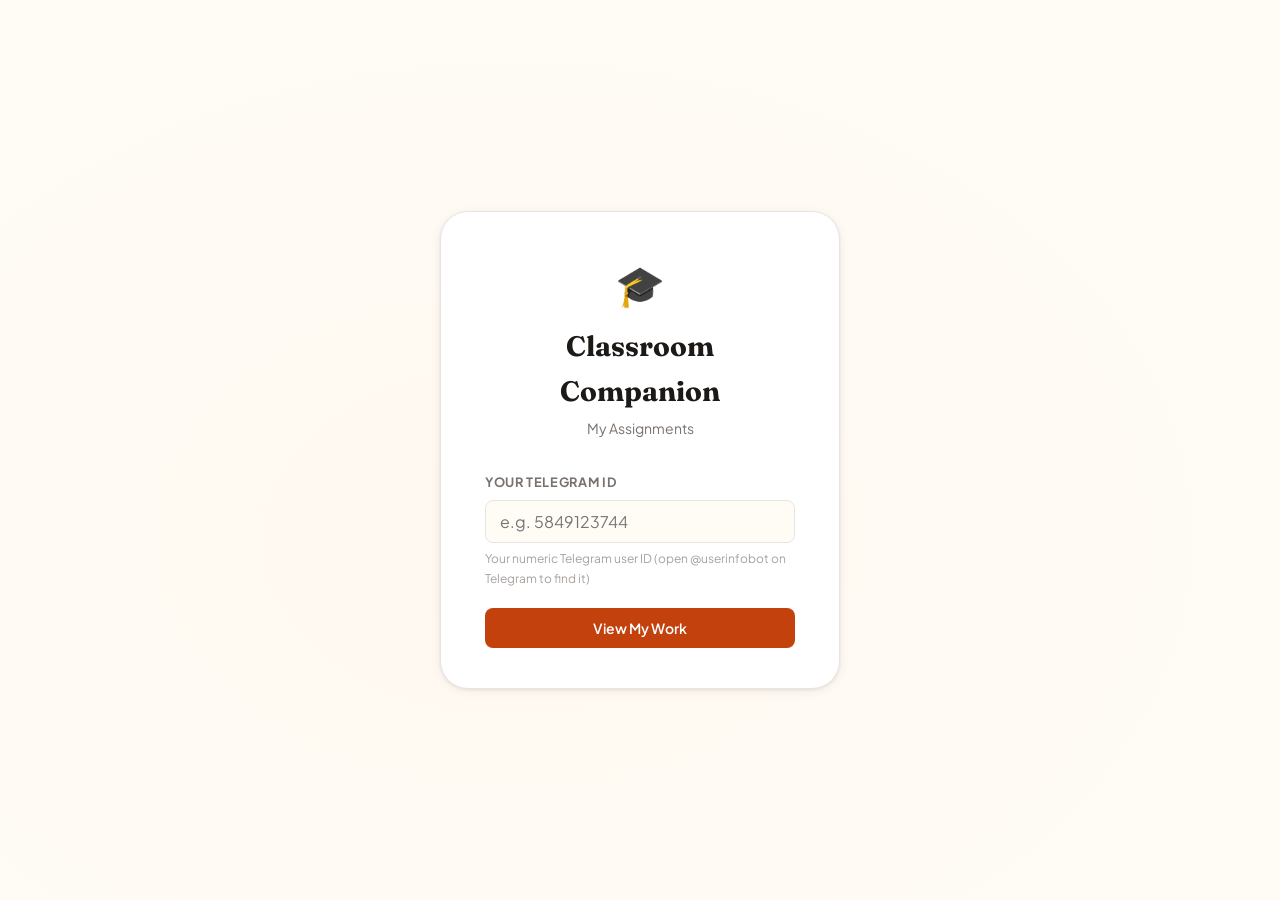
<file: static/student/index.html>
<!DOCTYPE html>
<html lang="en">
<head>
  <meta charset="UTF-8" />
  <meta name="viewport" content="width=device-width, initial-scale=1.0" />
  <title>Classroom Companion — My Assignments</title>
  <link rel="preconnect" href="https://fonts.googleapis.com" />
  <link rel="preconnect" href="https://fonts.gstatic.com" crossorigin />
  <link href="https://fonts.googleapis.com/css2?family=Fraunces:ital,wght@0,300;0,600;0,700;1,300&family=Plus+Jakarta+Sans:wght@400;500;600;700&display=swap" rel="stylesheet" />
  <link rel="stylesheet" href="/static/student/style.css" />
</head>
<body>

  <!-- ═══ CONFETTI CANVAS (hidden, activated on completion) ════════════════ -->
  <canvas id="confetti-canvas" aria-hidden="true"></canvas>

  <!-- ═══ LOGIN SCREEN ════════════════════════════════════════════════════════ -->
  <div id="login-screen" class="screen">
    <div class="login-card">
      <div class="login-logo">
        <span class="logo-icon">🎓</span>
        <h1 class="logo-text">Classroom Companion</h1>
        <p class="logo-sub">My Assignments</p>
      </div>
      <form id="login-form">
        <label for="student-id">Your Telegram ID</label>
        <input
          id="student-id"
          type="number"
          placeholder="e.g. 5849123744"
          min="1"
          required
          autocomplete="off"
        />
        <p class="hint">Your numeric Telegram user ID (open @userinfobot on Telegram to find it)</p>
        <button type="submit" class="btn btn-primary btn-full">View My Work</button>
        <p id="login-error" class="error-msg hidden"></p>
      </form>
    </div>
  </div>

  <!-- ═══ MAIN DASHBOARD ══════════════════════════════════════════════════════ -->
  <div id="dashboard-screen" class="screen hidden">

    <!-- Topbar -->
    <header class="topbar">
      <div class="topbar-left">
        <span class="logo-icon-sm">🎓</span>
        <span class="topbar-title">Classroom Companion</span>
      </div>
      <div class="topbar-right">
        <span id="student-name-display" class="student-badge"></span>
        <button id="logout-btn" class="btn btn-ghost btn-sm">Logout</button>
      </div>
    </header>

    <!-- Progress summary strip -->
    <section class="summary-strip">
      <div class="strip-item" id="strip-total">
        <span class="strip-value" id="strip-total-val">—</span>
        <span class="strip-label">Total</span>
      </div>
      <div class="strip-item" id="strip-pending">
        <span class="strip-value" id="strip-pending-val">—</span>
        <span class="strip-label">Pending</span>
      </div>
      <div class="strip-item" id="strip-progress">
        <span class="strip-value" id="strip-progress-val">—</span>
        <span class="strip-label">In Progress</span>
      </div>
      <div class="strip-item" id="strip-submitted">
        <span class="strip-value" id="strip-submitted-val">—</span>
        <span class="strip-label">Submitted</span>
      </div>
      <div class="strip-item" id="strip-reviewed">
        <span class="strip-value" id="strip-reviewed-val">—</span>
        <span class="strip-label">Reviewed</span>
      </div>
    </section>

    <!-- Filter tabs -->
    <nav class="filter-tabs" role="tablist" aria-label="Filter assignments">
      <button class="tab active" data-filter="all"        role="tab">All</button>
      <button class="tab"        data-filter="pending"    role="tab">Pending</button>
      <button class="tab"        data-filter="in_progress" role="tab">In Progress</button>
      <button class="tab"        data-filter="submitted"  role="tab">Submitted</button>
      <button class="tab"        data-filter="reviewed"   role="tab">Reviewed</button>
    </nav>

    <!-- Assignment cards grid -->
    <main id="cards-grid" class="cards-grid" aria-label="Assignment cards">
      <div class="loading-state">Loading your assignments…</div>
    </main>
  </div>

  <!-- ═══ DETAIL MODAL ════════════════════════════════════════════════════════ -->
  <div id="modal-overlay" class="modal-overlay hidden" role="dialog" aria-modal="true" aria-labelledby="modal-title">
    <div class="modal-card">
      <div class="modal-header">
        <div>
          <h2 id="modal-title">Assignment</h2>
          <p id="modal-teacher" class="modal-meta"></p>
        </div>
        <button id="modal-close" class="modal-close" aria-label="Close">✕</button>
      </div>
      <div class="modal-body" id="modal-body">
        <!-- Populated by JS -->
      </div>
    </div>
  </div>

  <script src="/static/student/app.js"></script>
</body>
</html>
</file>
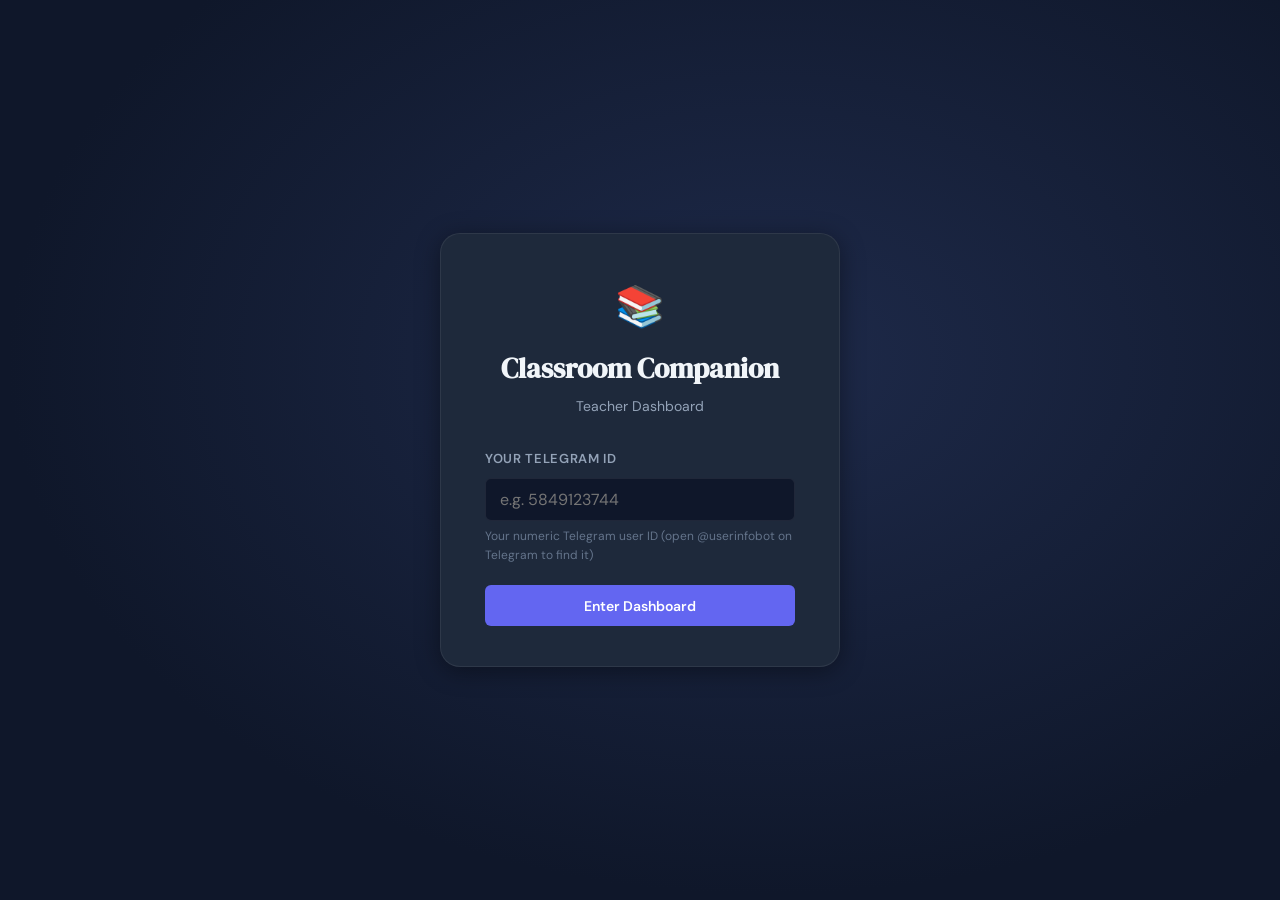
<file: static/teacher/index.html>
<!DOCTYPE html>
<html lang="en">
<head>
  <meta charset="UTF-8" />
  <meta name="viewport" content="width=device-width, initial-scale=1.0" />
  <title>Classroom Companion — Teacher Dashboard</title>
  <link rel="preconnect" href="https://fonts.googleapis.com" />
  <link rel="preconnect" href="https://fonts.gstatic.com" crossorigin />
  <link href="https://fonts.googleapis.com/css2?family=DM+Serif+Display:ital@0;1&family=DM+Sans:wght@300;400;500;600;700&display=swap" rel="stylesheet" />
  <link rel="stylesheet" href="/static/teacher/style.css" />
</head>
<body>
  <!-- ═══ LOGIN SCREEN ════════════════════════════════════════════════════════ -->
  <div id="login-screen" class="screen">
    <div class="login-card">
      <div class="login-logo">
        <span class="logo-icon">📚</span>
        <h1 class="logo-text">Classroom Companion</h1>
        <p class="logo-sub">Teacher Dashboard</p>
      </div>
      <form id="login-form">
        <label for="teacher-id">Your Telegram ID</label>
        <input
          id="teacher-id"
          type="number"
          placeholder="e.g. 5849123744"
          min="1"
          required
          autocomplete="off"
        />
        <p class="hint">Your numeric Telegram user ID (open @userinfobot on Telegram to find it)</p>
        <button type="submit" class="btn btn-primary btn-full">Enter Dashboard</button>
        <p id="login-error" class="error-msg hidden"></p>
      </form>
    </div>
  </div>

  <!-- ═══ MAIN DASHBOARD ══════════════════════════════════════════════════════ -->
  <div id="dashboard-screen" class="screen hidden">

    <!-- Topbar -->
    <header class="topbar">
      <div class="topbar-left">
        <span class="logo-icon-sm">📚</span>
        <span class="topbar-title">Classroom Companion</span>
      </div>
      <div class="topbar-right">
        <span id="teacher-name-display" class="teacher-badge"></span>
        <span id="refresh-indicator" class="refresh-badge" title="Auto-refreshes every 30s">↻ live</span>
        <button id="logout-btn" class="btn btn-ghost">Logout</button>
      </div>
    </header>

    <!-- Stats bar -->
    <section class="stats-bar">
      <div class="stat-card" id="stat-students">
        <span class="stat-value" id="stat-students-val">—</span>
        <span class="stat-label">Students</span>
      </div>
      <div class="stat-card" id="stat-pending">
        <span class="stat-value" id="stat-pending-val">—</span>
        <span class="stat-label">Pending</span>
      </div>
      <div class="stat-card" id="stat-progress">
        <span class="stat-value" id="stat-progress-val">—</span>
        <span class="stat-label">In Progress</span>
      </div>
      <div class="stat-card" id="stat-submitted">
        <span class="stat-value" id="stat-submitted-val">—</span>
        <span class="stat-label">Submitted</span>
      </div>
      <div class="stat-card" id="stat-reviewed">
        <span class="stat-value" id="stat-reviewed-val">—</span>
        <span class="stat-label">Reviewed</span>
      </div>
    </section>

    <!-- Controls -->
    <section class="controls-bar">
      <div class="controls-left">
        <label for="filter-status" class="sr-only">Filter by status</label>
        <select id="filter-status" class="select-input">
          <option value="">All Statuses</option>
          <option value="pending">Pending</option>
          <option value="in_progress">In Progress</option>
          <option value="submitted">Submitted</option>
          <option value="reviewed">Reviewed</option>
        </select>
        <label for="filter-student" class="sr-only">Filter by student</label>
        <select id="filter-student" class="select-input">
          <option value="">All Students</option>
        </select>
      </div>
      <div class="controls-right">
        <button id="digest-btn" class="btn btn-accent">📊 AI Class Digest</button>
      </div>
    </section>

    <!-- Assignment table -->
    <section class="table-section">
      <div class="table-wrapper">
        <table id="assignment-table">
          <thead>
            <tr>
              <th>Student</th>
              <th>Assignment</th>
              <th>Due Date</th>
              <th>Status</th>
              <th>Days Left</th>
              <th>Actions</th>
            </tr>
          </thead>
          <tbody id="assignment-tbody">
            <tr><td colspan="6" class="loading-row">Loading assignments…</td></tr>
          </tbody>
        </table>
      </div>
    </section>
  </div>

  <!-- ═══ AI SUMMARY MODAL ════════════════════════════════════════════════════ -->
  <div id="modal-overlay" class="modal-overlay hidden" role="dialog" aria-modal="true" aria-labelledby="modal-title">
    <div class="modal-card">
      <div class="modal-header">
        <h2 id="modal-title">AI Summary</h2>
        <button id="modal-close" class="modal-close" aria-label="Close">✕</button>
      </div>
      <div id="modal-body" class="modal-body">
        <div class="spinner"></div>
      </div>
    </div>
  </div>

  <script src="/static/teacher/app.js"></script>
</body>
</html>
</file>
<file: static/student/style.css>
/* ── Design tokens ────────────────────────────────────────────────────────── */
:root {
  --bg-base:        #FFFBF5;
  --bg-surface:     #FFFFFF;
  --bg-elevated:    #F7F3EE;
  --bg-modal:       #FFFFFF;

  --accent:         #C2410C;   /* warm orange-red */
  --accent-hover:   #9A3412;
  --accent-light:   #FEF3C7;
  --accent-muted:   rgba(194,65,12,0.08);

  --success:        #16A34A;
  --success-bg:     #F0FDF4;
  --warning:        #D97706;
  --warning-bg:     #FFFBEB;
  --danger:         #DC2626;
  --danger-bg:      #FEF2F2;
  --info:           #0369A1;
  --info-bg:        #F0F9FF;

  --text-primary:   #1C1917;
  --text-secondary: #78716C;
  --text-muted:     #A8A29E;

  --border:         #E7E5E4;
  --border-focus:   rgba(194,65,12,0.4);

  --radius-sm:      8px;
  --radius-md:      14px;
  --radius-lg:      22px;
  --radius-xl:      28px;

  --shadow-card:    0 2px 12px rgba(28,25,23,0.06), 0 1px 3px rgba(28,25,23,0.08);
  --shadow-hover:   0 8px 28px rgba(28,25,23,0.12);
  --shadow-modal:   0 24px 80px rgba(28,25,23,0.22);

  --font-display:   'Fraunces', Georgia, serif;
  --font-body:      'Plus Jakarta Sans', system-ui, sans-serif;

  --transition:     0.2s ease;
}

/* ── Reset & base ─────────────────────────────────────────────────────────── */
*, *::before, *::after { box-sizing: border-box; margin: 0; padding: 0; }
html { font-size: 16px; scroll-behavior: smooth; }

body {
  background-color: var(--bg-base);
  color: var(--text-primary);
  font-family: var(--font-body);
  font-weight: 400;
  line-height: 1.6;
  min-height: 100vh;
}

.screen { min-height: 100vh; }
.hidden { display: none !important; }

/* ── Confetti canvas ──────────────────────────────────────────────────────── */
#confetti-canvas {
  position: fixed;
  inset: 0;
  pointer-events: none;
  z-index: 2000;
  opacity: 0;
  transition: opacity 0.3s;
}
#confetti-canvas.active { opacity: 1; }

/* ── Login ────────────────────────────────────────────────────────────────── */
#login-screen {
  display: flex;
  align-items: center;
  justify-content: center;
  background: radial-gradient(ellipse at 40% 60%, #fff8f0 0%, var(--bg-base) 65%);
  padding: 1.5rem;
}

.login-card {
  background: var(--bg-surface);
  border: 1px solid var(--border);
  border-radius: var(--radius-xl);
  padding: 2.5rem 2.75rem;
  width: 100%;
  max-width: 400px;
  box-shadow: var(--shadow-card);
}

.login-logo { text-align: center; margin-bottom: 2rem; }
.logo-icon { font-size: 2.5rem; display: block; margin-bottom: 0.5rem; }
.logo-text {
  font-family: var(--font-display);
  font-size: 1.75rem;
  font-weight: 700;
  color: var(--text-primary);
}
.logo-sub { font-size: 0.875rem; color: var(--text-secondary); margin-top: 0.25rem; }

.login-card label {
  display: block;
  font-size: 0.8rem;
  font-weight: 700;
  letter-spacing: 0.05em;
  text-transform: uppercase;
  color: var(--text-secondary);
  margin-bottom: 0.5rem;
}

.login-card input[type="number"] {
  width: 100%;
  background: var(--bg-base);
  border: 1.5px solid var(--border);
  border-radius: var(--radius-sm);
  color: var(--text-primary);
  font-family: var(--font-body);
  font-size: 1rem;
  padding: 0.625rem 0.875rem;
  outline: none;
  transition: border-color var(--transition), box-shadow var(--transition);
  margin-bottom: 0.375rem;
}
.login-card input[type="number"]:focus {
  border-color: var(--border-focus);
  box-shadow: 0 0 0 3px rgba(194,65,12,0.1);
}

.hint { font-size: 0.75rem; color: var(--text-muted); margin-bottom: 1.25rem; }
.error-msg { margin-top: 0.75rem; font-size: 0.8125rem; color: var(--danger); text-align: center; }

/* ── Buttons ──────────────────────────────────────────────────────────────── */
.btn {
  display: inline-flex; align-items: center; gap: 0.4rem;
  border: none; border-radius: var(--radius-sm); cursor: pointer;
  font-family: var(--font-body); font-size: 0.875rem; font-weight: 600;
  padding: 0.5rem 1.125rem;
  transition: background var(--transition), transform 0.1s, box-shadow var(--transition);
  white-space: nowrap;
}
.btn:active { transform: scale(0.97); }

.btn-primary { background: var(--accent); color: #fff; }
.btn-primary:hover { background: var(--accent-hover); box-shadow: 0 4px 14px rgba(194,65,12,0.3); }
.btn-full { width: 100%; justify-content: center; padding-top: 0.7rem; padding-bottom: 0.7rem; }

.btn-ghost {
  background: transparent; color: var(--text-secondary);
  border: 1.5px solid var(--border);
}
.btn-ghost:hover { background: var(--bg-elevated); color: var(--text-primary); }

.btn-sm { font-size: 0.75rem; padding: 0.3rem 0.75rem; }

/* ── Topbar ───────────────────────────────────────────────────────────────── */
.topbar {
  position: sticky; top: 0; z-index: 100;
  display: flex; align-items: center; justify-content: space-between;
  padding: 0 1.5rem; height: 56px;
  background: rgba(255,251,245,0.92);
  border-bottom: 1px solid var(--border);
  backdrop-filter: blur(12px);
}
.topbar-left { display: flex; align-items: center; gap: 0.6rem; }
.logo-icon-sm { font-size: 1.25rem; }
.topbar-title {
  font-family: var(--font-display);
  font-size: 1.1rem;
  font-weight: 600;
  letter-spacing: -0.01em;
}
.topbar-right { display: flex; align-items: center; gap: 0.75rem; }
.student-badge {
  background: var(--accent-muted);
  color: var(--accent);
  border-radius: 999px;
  font-size: 0.75rem;
  font-weight: 700;
  padding: 0.2rem 0.75rem;
}

/* ── Summary strip ────────────────────────────────────────────────────────── */
.summary-strip {
  display: flex; gap: 0.75rem;
  padding: 1.25rem 1.5rem;
  overflow-x: auto;
}
.strip-item {
  flex: 1; min-width: 80px;
  background: var(--bg-surface);
  border: 1px solid var(--border);
  border-radius: var(--radius-md);
  padding: 0.875rem 1rem;
  display: flex; flex-direction: column; align-items: center; gap: 0.15rem;
  box-shadow: var(--shadow-card);
  transition: box-shadow var(--transition);
}
.strip-item:hover { box-shadow: var(--shadow-hover); }
.strip-value {
  font-family: var(--font-display);
  font-size: 1.75rem;
  font-weight: 700;
  line-height: 1;
  color: var(--text-primary);
}
.strip-label {
  font-size: 0.7rem;
  font-weight: 600;
  text-transform: uppercase;
  letter-spacing: 0.05em;
  color: var(--text-secondary);
}

/* ── Filter tabs ──────────────────────────────────────────────────────────── */
.filter-tabs {
  display: flex; gap: 0.375rem;
  padding: 0 1.5rem 1rem;
  overflow-x: auto;
}
.tab {
  background: transparent;
  border: 1.5px solid var(--border);
  border-radius: 999px;
  color: var(--text-secondary);
  cursor: pointer;
  font-family: var(--font-body);
  font-size: 0.8125rem;
  font-weight: 600;
  padding: 0.35rem 1rem;
  transition: all var(--transition);
  white-space: nowrap;
}
.tab:hover { border-color: var(--accent); color: var(--accent); }
.tab.active {
  background: var(--accent);
  border-color: var(--accent);
  color: #fff;
}

/* ── Cards grid ───────────────────────────────────────────────────────────── */
.cards-grid {
  display: grid;
  grid-template-columns: repeat(auto-fill, minmax(300px, 1fr));
  gap: 1.25rem;
  padding: 0 1.5rem 3rem;
}

.loading-state {
  grid-column: 1 / -1;
  text-align: center;
  color: var(--text-muted);
  padding: 3rem 1rem;
  font-size: 0.9375rem;
}

/* ── Assignment card ──────────────────────────────────────────────────────── */
.assignment-card {
  background: var(--bg-surface);
  border: 1px solid var(--border);
  border-radius: var(--radius-lg);
  padding: 1.375rem 1.5rem;
  cursor: pointer;
  box-shadow: var(--shadow-card);
  transition: box-shadow var(--transition), transform var(--transition), border-color var(--transition);
  display: flex;
  flex-direction: column;
  gap: 1rem;
  position: relative;
  overflow: hidden;
}
.assignment-card:hover {
  box-shadow: var(--shadow-hover);
  transform: translateY(-2px);
  border-color: rgba(194,65,12,0.2);
}
.assignment-card.status-reviewed { border-left: 4px solid var(--success); }
.assignment-card.status-submitted { border-left: 4px solid var(--info); }
.assignment-card.status-in_progress { border-left: 4px solid var(--warning); }
.assignment-card.status-pending { border-left: 4px solid var(--border); }

.card-header { display: flex; align-items: flex-start; justify-content: space-between; gap: 0.75rem; }
.card-title {
  font-family: var(--font-display);
  font-size: 1.0625rem;
  font-weight: 600;
  line-height: 1.35;
  color: var(--text-primary);
}
.card-teacher { font-size: 0.75rem; color: var(--text-muted); margin-top: 0.2rem; }

/* Status pill */
.status-pill {
  display: inline-block;
  border-radius: 999px;
  font-size: 0.68rem;
  font-weight: 700;
  letter-spacing: 0.05em;
  padding: 0.2rem 0.6rem;
  text-transform: uppercase;
  white-space: nowrap;
  flex-shrink: 0;
}
.pill-pending     { background: #FEF3C7; color: #92400E; }
.pill-in_progress { background: #E0F2FE; color: #075985; }
.pill-submitted   { background: #EEF2FF; color: #3730A3; }
.pill-reviewed    { background: #F0FDF4; color: #14532D; }

/* Countdown */
.card-countdown { display: flex; flex-direction: column; gap: 0.25rem; }
.countdown-bar-bg {
  height: 4px;
  background: var(--bg-elevated);
  border-radius: 999px;
  overflow: hidden;
}
.countdown-bar-fill {
  height: 100%;
  border-radius: 999px;
  background: var(--success);
  transition: width 0.6s ease, background 0.4s;
}
.countdown-bar-fill.warn  { background: var(--warning); }
.countdown-bar-fill.danger { background: var(--danger); }

.countdown-label {
  font-size: 0.75rem;
  font-weight: 600;
  color: var(--text-secondary);
}
.countdown-label.warn   { color: var(--warning); }
.countdown-label.danger { color: var(--danger); }

/* Latest progress snippet */
.card-progress-snippet {
  font-size: 0.8125rem;
  color: var(--text-secondary);
  background: var(--bg-elevated);
  border-radius: var(--radius-sm);
  padding: 0.5rem 0.75rem;
  line-height: 1.5;
  border-left: 3px solid var(--border);
}

/* Feedback badge */
.card-feedback-badge {
  display: inline-flex; align-items: center; gap: 0.35rem;
  background: var(--success-bg);
  border: 1px solid #BBF7D0;
  border-radius: var(--radius-sm);
  color: var(--success);
  font-size: 0.75rem;
  font-weight: 600;
  padding: 0.3rem 0.625rem;
}

/* ── Modal ────────────────────────────────────────────────────────────────── */
.modal-overlay {
  position: fixed; inset: 0;
  background: rgba(28,25,23,0.45);
  display: flex; align-items: center; justify-content: center;
  z-index: 1000; padding: 1rem;
  backdrop-filter: blur(6px);
}
.modal-card {
  background: var(--bg-modal);
  border: 1px solid var(--border);
  border-radius: var(--radius-xl);
  box-shadow: var(--shadow-modal);
  width: 100%;
  max-width: 640px;
  max-height: 88vh;
  display: flex; flex-direction: column;
  overflow: hidden;
  animation: slide-up 0.22s ease;
}
@keyframes slide-up {
  from { opacity: 0; transform: translateY(18px); }
  to   { opacity: 1; transform: translateY(0); }
}

.modal-header {
  display: flex; align-items: flex-start; justify-content: space-between;
  padding: 1.5rem 1.75rem 1rem;
  border-bottom: 1px solid var(--border);
  gap: 1rem;
}
.modal-header h2 {
  font-family: var(--font-display);
  font-size: 1.35rem;
  font-weight: 700;
  line-height: 1.3;
}
.modal-meta { font-size: 0.8125rem; color: var(--text-secondary); margin-top: 0.2rem; }
.modal-close {
  background: none; border: none; cursor: pointer;
  color: var(--text-muted); font-size: 1.125rem; line-height: 1;
  padding: 0.25rem; flex-shrink: 0;
  transition: color var(--transition);
}
.modal-close:hover { color: var(--text-primary); }
.modal-body {
  padding: 1.5rem 1.75rem;
  overflow-y: auto;
  flex: 1;
  display: flex;
  flex-direction: column;
  gap: 1.5rem;
}

/* Modal sections */
.modal-section-title {
  font-size: 0.75rem;
  font-weight: 700;
  letter-spacing: 0.07em;
  text-transform: uppercase;
  color: var(--text-secondary);
  margin-bottom: 0.625rem;
}
.modal-description {
  font-size: 0.9375rem;
  color: var(--text-secondary);
  line-height: 1.7;
  background: var(--bg-elevated);
  border-radius: var(--radius-sm);
  padding: 0.875rem 1rem;
}

/* Progress timeline */
.timeline { display: flex; flex-direction: column; gap: 0; }
.timeline-item {
  display: flex; gap: 0.875rem;
  position: relative;
}
.timeline-item:not(:last-child)::before {
  content: '';
  position: absolute;
  left: 7px; top: 22px;
  width: 2px; bottom: -2px;
  background: var(--border);
}
.timeline-dot {
  width: 16px; height: 16px;
  border-radius: 50%;
  background: var(--accent-muted);
  border: 2px solid var(--accent);
  flex-shrink: 0;
  margin-top: 3px;
}
.timeline-content { padding-bottom: 1.125rem; }
.timeline-date { font-size: 0.7rem; color: var(--text-muted); font-weight: 600; }
.timeline-text { font-size: 0.875rem; color: var(--text-secondary); line-height: 1.55; }
.timeline-status-tag {
  display: inline-block;
  font-size: 0.65rem; font-weight: 700; letter-spacing: 0.05em;
  text-transform: uppercase;
  background: var(--bg-elevated);
  border-radius: 999px;
  padding: 0.1rem 0.5rem;
  color: var(--text-muted);
  margin-top: 0.2rem;
}
.timeline-empty { font-size: 0.875rem; color: var(--text-muted); font-style: italic; }

/* Feedback block */
.feedback-block {
  background: var(--success-bg);
  border: 1px solid #BBF7D0;
  border-radius: var(--radius-md);
  padding: 1rem 1.125rem;
}
.feedback-header {
  display: flex; align-items: center; gap: 0.5rem;
  font-size: 0.8125rem; font-weight: 700;
  color: var(--success);
  margin-bottom: 0.5rem;
}
.feedback-text {
  font-size: 0.9rem;
  color: var(--text-secondary);
  line-height: 1.7;
  white-space: pre-wrap;
}

/* AI summary block */
.ai-summary-block {
  background: #FFF7ED;
  border: 1px solid #FED7AA;
  border-radius: var(--radius-md);
  padding: 1rem 1.125rem;
}
.ai-summary-header {
  display: flex; align-items: center; gap: 0.5rem;
  font-size: 0.8125rem; font-weight: 700;
  color: var(--accent);
  margin-bottom: 0.5rem;
}
.ai-summary-text {
  font-size: 0.875rem;
  color: var(--text-secondary);
  line-height: 1.7;
  white-space: pre-wrap;
}

/* ── Spinner ──────────────────────────────────────────────────────────────── */
.spinner {
  width: 32px; height: 32px;
  border: 3px solid var(--border);
  border-top-color: var(--accent);
  border-radius: 50%;
  animation: spin 0.7s linear infinite;
  margin: 2rem auto;
}
@keyframes spin { to { transform: rotate(360deg); } }

/* ── Responsive ───────────────────────────────────────────────────────────── */
@media (max-width: 640px) {
  .summary-strip { gap: 0.5rem; padding: 1rem; }
  .strip-value { font-size: 1.4rem; }
  .filter-tabs { padding: 0 1rem 0.875rem; }
  .cards-grid { padding: 0 1rem 2.5rem; gap: 1rem; grid-template-columns: 1fr; }
  .modal-header { padding: 1.25rem 1.25rem 0.875rem; }
  .modal-body { padding: 1.25rem; }
}
</file>
<file: static/teacher/style.css>
/* ── Design tokens ────────────────────────────────────────────────────────── */
:root {
  --bg-base:        #0F172A;
  --bg-surface:     #1E293B;
  --bg-elevated:    #263346;
  --bg-modal:       #1a2640;

  --accent:         #6366F1;
  --accent-hover:   #4F46E5;
  --accent-muted:   rgba(99,102,241,0.15);

  --success:        #22C55E;
  --warning:        #F59E0B;
  --danger:         #EF4444;
  --info:           #38BDF8;

  --text-primary:   #F1F5F9;
  --text-secondary: #94A3B8;
  --text-muted:     #64748B;

  --border:         rgba(255,255,255,0.07);
  --border-focus:   rgba(99,102,241,0.6);

  --radius-sm:      6px;
  --radius-md:      12px;
  --radius-lg:      20px;

  --shadow-card:    0 4px 24px rgba(0,0,0,0.4);
  --shadow-modal:   0 24px 80px rgba(0,0,0,0.7);

  --font-display:   'DM Serif Display', Georgia, serif;
  --font-body:      'DM Sans', system-ui, sans-serif;

  --transition:     0.2s ease;
}

/* ── Reset & base ─────────────────────────────────────────────────────────── */
*, *::before, *::after { box-sizing: border-box; margin: 0; padding: 0; }

html { font-size: 16px; scroll-behavior: smooth; }

body {
  background-color: var(--bg-base);
  color: var(--text-primary);
  font-family: var(--font-body);
  font-weight: 400;
  line-height: 1.6;
  min-height: 100vh;
}

.sr-only {
  position: absolute; width: 1px; height: 1px;
  padding: 0; margin: -1px; overflow: hidden;
  clip: rect(0,0,0,0); white-space: nowrap; border: 0;
}

/* ── Screens ──────────────────────────────────────────────────────────────── */
.screen { min-height: 100vh; }
.hidden { display: none !important; }

/* ── Login ────────────────────────────────────────────────────────────────── */
#login-screen {
  display: flex;
  align-items: center;
  justify-content: center;
  background: radial-gradient(ellipse at 60% 40%, #1e2a4a 0%, var(--bg-base) 70%);
}

.login-card {
  background: var(--bg-surface);
  border: 1px solid var(--border);
  border-radius: var(--radius-lg);
  padding: 2.5rem 2.75rem;
  width: 100%;
  max-width: 400px;
  box-shadow: var(--shadow-card);
}

.login-logo {
  text-align: center;
  margin-bottom: 2rem;
}
.logo-icon { font-size: 2.5rem; display: block; margin-bottom: 0.5rem; }
.logo-text {
  font-family: var(--font-display);
  font-size: 1.75rem;
  color: var(--text-primary);
}
.logo-sub {
  font-size: 0.875rem;
  color: var(--text-secondary);
  margin-top: 0.25rem;
}

.login-card label {
  display: block;
  font-size: 0.8125rem;
  font-weight: 600;
  letter-spacing: 0.05em;
  text-transform: uppercase;
  color: var(--text-secondary);
  margin-bottom: 0.5rem;
}

.login-card input[type="number"] {
  width: 100%;
  background: var(--bg-base);
  border: 1px solid var(--border);
  border-radius: var(--radius-sm);
  color: var(--text-primary);
  font-family: var(--font-body);
  font-size: 1rem;
  padding: 0.625rem 0.875rem;
  outline: none;
  transition: border-color var(--transition);
  margin-bottom: 0.375rem;
}
.login-card input[type="number"]:focus {
  border-color: var(--border-focus);
  box-shadow: 0 0 0 3px rgba(99,102,241,0.15);
}

.hint {
  font-size: 0.75rem;
  color: var(--text-muted);
  margin-bottom: 1.25rem;
}

.error-msg {
  margin-top: 0.75rem;
  font-size: 0.8125rem;
  color: var(--danger);
  text-align: center;
}

/* ── Buttons ──────────────────────────────────────────────────────────────── */
.btn {
  display: inline-flex;
  align-items: center;
  gap: 0.4rem;
  border: none;
  border-radius: var(--radius-sm);
  cursor: pointer;
  font-family: var(--font-body);
  font-size: 0.875rem;
  font-weight: 600;
  padding: 0.5rem 1.125rem;
  transition: background var(--transition), transform 0.1s;
  white-space: nowrap;
}
.btn:active { transform: scale(0.97); }

.btn-primary {
  background: var(--accent);
  color: #fff;
}
.btn-primary:hover { background: var(--accent-hover); }

.btn-full { width: 100%; justify-content: center; padding-top: 0.7rem; padding-bottom: 0.7rem; }

.btn-ghost {
  background: transparent;
  color: var(--text-secondary);
  border: 1px solid var(--border);
}
.btn-ghost:hover { background: var(--bg-elevated); color: var(--text-primary); }

.btn-accent {
  background: var(--accent-muted);
  color: #a5b4fc;
  border: 1px solid rgba(99,102,241,0.3);
}
.btn-accent:hover { background: rgba(99,102,241,0.25); }

.btn-sm { font-size: 0.75rem; padding: 0.3rem 0.75rem; }

/* ── Topbar ───────────────────────────────────────────────────────────────── */
.topbar {
  position: sticky;
  top: 0;
  z-index: 100;
  display: flex;
  align-items: center;
  justify-content: space-between;
  padding: 0 1.5rem;
  height: 56px;
  background: var(--bg-surface);
  border-bottom: 1px solid var(--border);
  backdrop-filter: blur(12px);
}

.topbar-left {
  display: flex;
  align-items: center;
  gap: 0.6rem;
}
.logo-icon-sm { font-size: 1.25rem; }
.topbar-title {
  font-family: var(--font-display);
  font-size: 1.125rem;
  letter-spacing: -0.01em;
}

.topbar-right {
  display: flex;
  align-items: center;
  gap: 0.75rem;
}

.teacher-badge {
  background: var(--accent-muted);
  color: #a5b4fc;
  border-radius: 999px;
  font-size: 0.75rem;
  font-weight: 600;
  padding: 0.2rem 0.75rem;
}

.refresh-badge {
  font-size: 0.7rem;
  color: var(--success);
  background: rgba(34,197,94,0.12);
  border-radius: 999px;
  padding: 0.15rem 0.6rem;
  letter-spacing: 0.05em;
  animation: pulse 2s ease-in-out infinite;
}
@keyframes pulse {
  0%, 100% { opacity: 1; }
  50% { opacity: 0.5; }
}

/* ── Stats bar ────────────────────────────────────────────────────────────── */
.stats-bar {
  display: flex;
  gap: 1rem;
  padding: 1.25rem 1.5rem;
  overflow-x: auto;
}

.stat-card {
  flex: 1;
  min-width: 100px;
  background: var(--bg-surface);
  border: 1px solid var(--border);
  border-radius: var(--radius-md);
  padding: 1rem 1.25rem;
  display: flex;
  flex-direction: column;
  align-items: center;
  gap: 0.2rem;
  transition: border-color var(--transition);
}
.stat-card:hover { border-color: rgba(99,102,241,0.35); }

.stat-value {
  font-family: var(--font-display);
  font-size: 2rem;
  line-height: 1;
  color: var(--text-primary);
}
.stat-label {
  font-size: 0.75rem;
  font-weight: 500;
  color: var(--text-secondary);
  text-transform: uppercase;
  letter-spacing: 0.05em;
}

/* ── Controls bar ─────────────────────────────────────────────────────────── */
.controls-bar {
  display: flex;
  align-items: center;
  justify-content: space-between;
  padding: 0 1.5rem 1rem;
  gap: 0.75rem;
  flex-wrap: wrap;
}
.controls-left { display: flex; gap: 0.75rem; flex-wrap: wrap; }

.select-input {
  background: var(--bg-surface);
  border: 1px solid var(--border);
  border-radius: var(--radius-sm);
  color: var(--text-primary);
  font-family: var(--font-body);
  font-size: 0.875rem;
  padding: 0.45rem 2rem 0.45rem 0.75rem;
  outline: none;
  appearance: none;
  background-image: url("data:image/svg+xml,%3Csvg xmlns='http://www.w3.org/2000/svg' width='12' height='12' viewBox='0 0 12 12'%3E%3Cpath fill='%2394a3b8' d='M6 8L1 3h10z'/%3E%3C/svg%3E");
  background-repeat: no-repeat;
  background-position: right 0.6rem center;
  cursor: pointer;
  transition: border-color var(--transition);
}
.select-input:focus { border-color: var(--border-focus); }

/* ── Assignment table ─────────────────────────────────────────────────────── */
.table-section { padding: 0 1.5rem 2rem; }

.table-wrapper {
  background: var(--bg-surface);
  border: 1px solid var(--border);
  border-radius: var(--radius-md);
  overflow: hidden;
  overflow-x: auto;
}

table {
  width: 100%;
  border-collapse: collapse;
  font-size: 0.875rem;
}

thead tr {
  background: var(--bg-elevated);
  border-bottom: 1px solid var(--border);
}
th {
  padding: 0.875rem 1rem;
  text-align: left;
  font-size: 0.75rem;
  font-weight: 700;
  letter-spacing: 0.06em;
  text-transform: uppercase;
  color: var(--text-secondary);
  white-space: nowrap;
}

tbody tr {
  border-bottom: 1px solid var(--border);
  transition: background var(--transition);
}
tbody tr:last-child { border-bottom: none; }
tbody tr:hover { background: var(--bg-elevated); }

td {
  padding: 0.875rem 1rem;
  color: var(--text-primary);
  vertical-align: middle;
}

.loading-row {
  text-align: center;
  color: var(--text-muted);
  padding: 2.5rem 1rem !important;
}

/* Status badges */
.status-badge {
  display: inline-block;
  border-radius: 999px;
  font-size: 0.7rem;
  font-weight: 700;
  letter-spacing: 0.05em;
  padding: 0.2rem 0.65rem;
  text-transform: uppercase;
}
.status-pending    { background: rgba(245,158,11,0.15); color: #fbbf24; }
.status-in_progress{ background: rgba(56,189,248,0.15); color: #38bdf8; }
.status-submitted  { background: rgba(99,102,241,0.2);  color: #a5b4fc; }
.status-reviewed   { background: rgba(34,197,94,0.15);  color: #4ade80; }

/* Days-left colouring */
.days-ok      { color: var(--text-secondary); }
.days-warning { color: var(--warning); font-weight: 600; }
.days-danger  { color: var(--danger);  font-weight: 700; }
.days-overdue { color: var(--danger);  font-weight: 700; font-style: italic; }

/* ── Modal ────────────────────────────────────────────────────────────────── */
.modal-overlay {
  position: fixed;
  inset: 0;
  background: rgba(0,0,0,0.65);
  display: flex;
  align-items: center;
  justify-content: center;
  z-index: 1000;
  padding: 1rem;
  backdrop-filter: blur(4px);
}

.modal-card {
  background: var(--bg-modal);
  border: 1px solid var(--border);
  border-radius: var(--radius-lg);
  box-shadow: var(--shadow-modal);
  width: 100%;
  max-width: 620px;
  max-height: 85vh;
  display: flex;
  flex-direction: column;
  overflow: hidden;
  animation: slide-up 0.2s ease;
}
@keyframes slide-up {
  from { opacity: 0; transform: translateY(20px); }
  to   { opacity: 1; transform: translateY(0); }
}

.modal-header {
  display: flex;
  align-items: center;
  justify-content: space-between;
  padding: 1.25rem 1.5rem;
  border-bottom: 1px solid var(--border);
}
.modal-header h2 {
  font-family: var(--font-display);
  font-size: 1.25rem;
}
.modal-close {
  background: none;
  border: none;
  color: var(--text-muted);
  cursor: pointer;
  font-size: 1.125rem;
  line-height: 1;
  padding: 0.25rem;
  transition: color var(--transition);
}
.modal-close:hover { color: var(--text-primary); }

.modal-body {
  padding: 1.5rem;
  overflow-y: auto;
  flex: 1;
  font-size: 0.9rem;
  line-height: 1.75;
  color: var(--text-secondary);
  white-space: pre-wrap;
  word-break: break-word;
}

/* ── Spinner ──────────────────────────────────────────────────────────────── */
.spinner {
  width: 36px; height: 36px;
  border: 3px solid var(--border);
  border-top-color: var(--accent);
  border-radius: 50%;
  animation: spin 0.7s linear infinite;
  margin: 2rem auto;
}
@keyframes spin { to { transform: rotate(360deg); } }

/* ── Responsive ───────────────────────────────────────────────────────────── */
@media (max-width: 640px) {
  .stats-bar { gap: 0.5rem; padding: 1rem; }
  .stat-value { font-size: 1.5rem; }
  .controls-bar { padding: 0 1rem 1rem; }
  .table-section { padding: 0 0.75rem 2rem; }
  th, td { padding: 0.625rem 0.75rem; }
}
</file>
